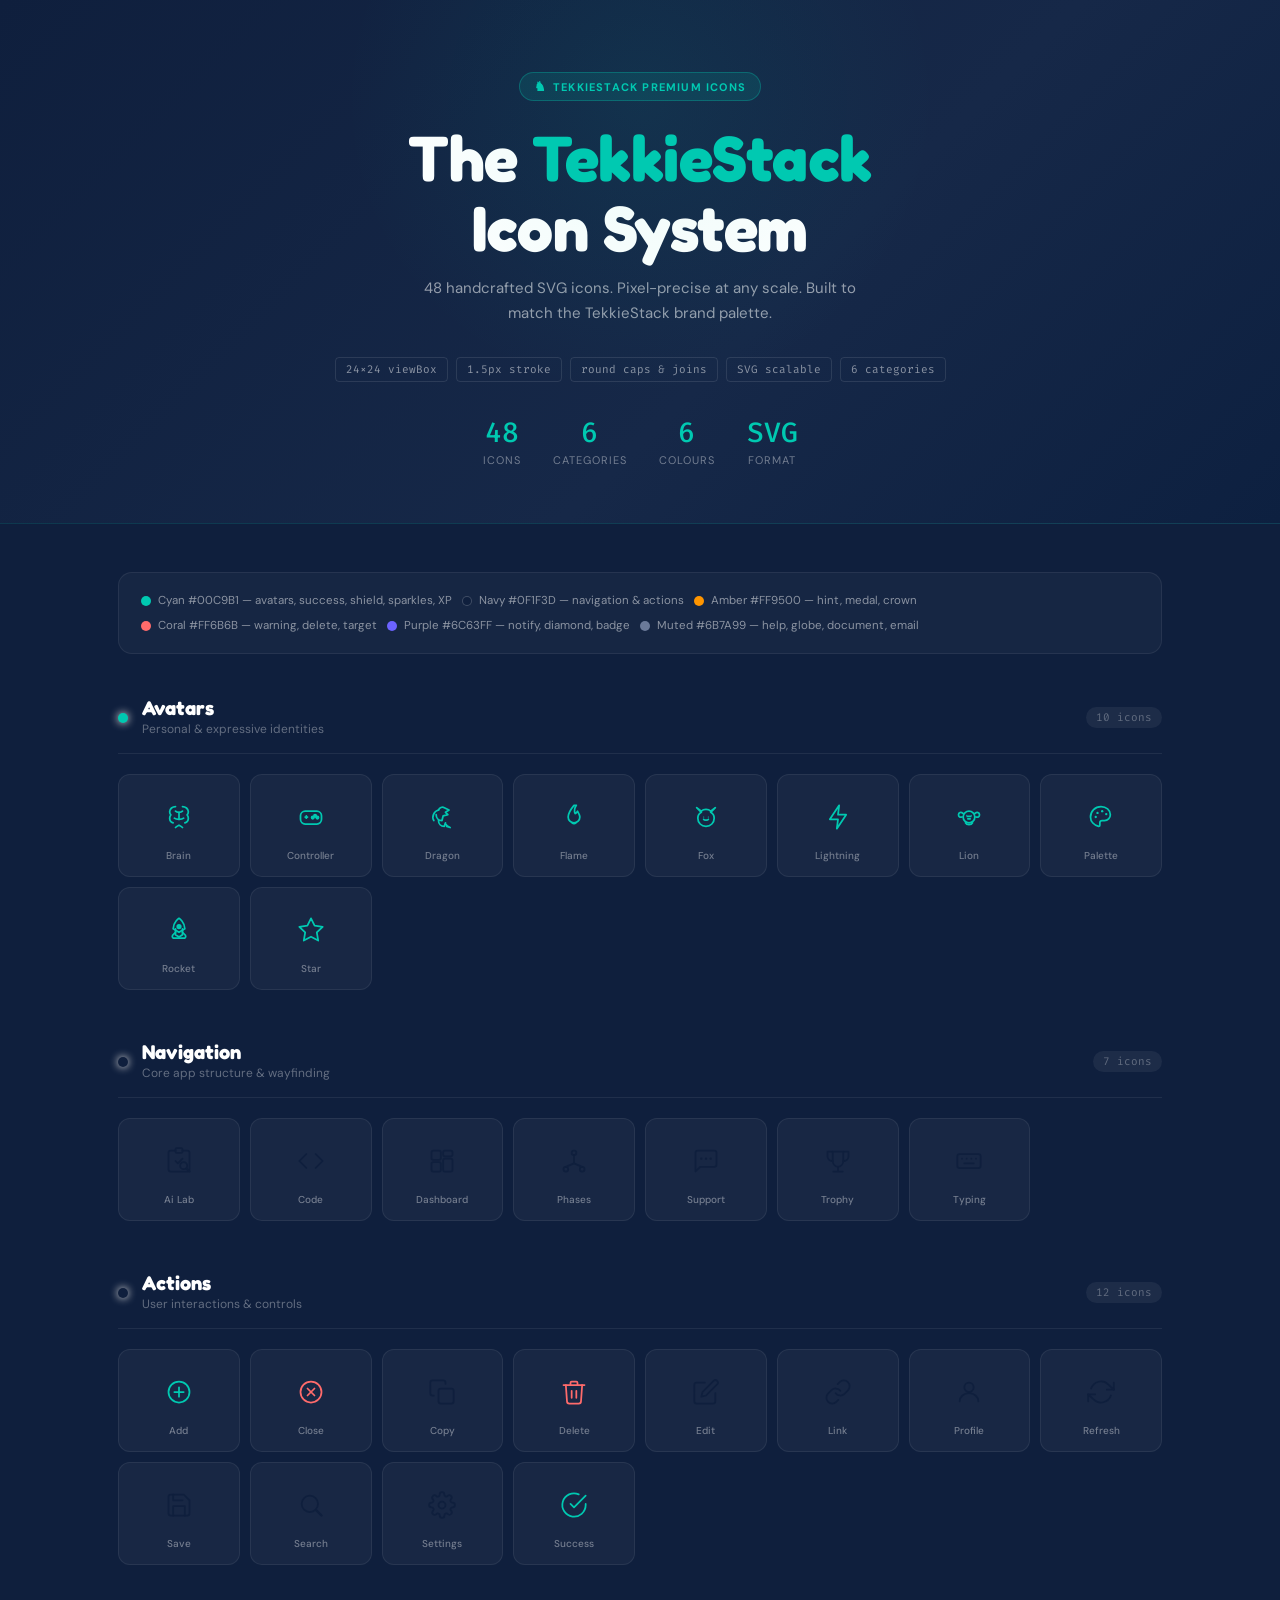
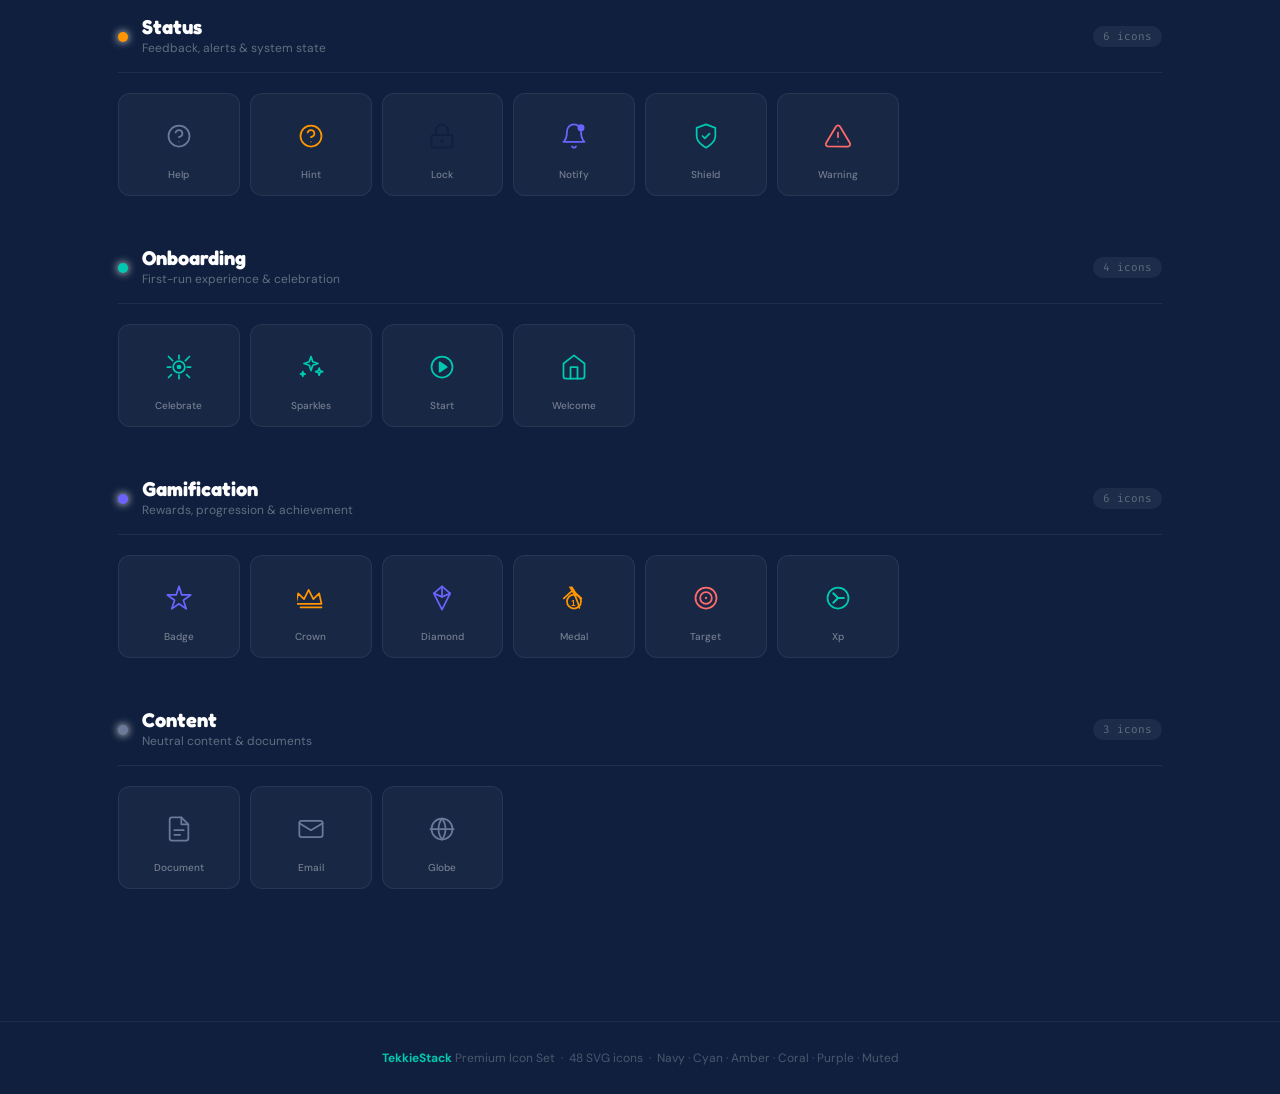
<file: assets/img/icons/showcase.html>
<!DOCTYPE html>
<html lang="en">
<head>
<meta charset="UTF-8"/>
<meta name="viewport" content="width=device-width,initial-scale=1"/>
<title>TekkieStack — Premium Icon Set</title>
<link rel="preconnect" href="https://fonts.googleapis.com"/>
<link href="https://fonts.googleapis.com/css2?family=Fredoka+One&family=DM+Sans:wght@400;500;600;700&family=Fira+Code:wght@400;500&display=swap" rel="stylesheet"/>
<style>
  :root {
    --navy:    #0F1F3D;
    --navy2:   #1A3260;
    --cyan:    #00C9B1;
    --cyan3:   #80E8DE;
    --coral:   #FF6B6B;
    --amber:   #FF9500;
    --purple:  #6C63FF;
    --muted:   #6B7A99;
    --cream:   #F8F5F0;
    --slate:   #E8EDF5;
    --border:  #D8E0EE;
    --ink:     #1A2540;
    --card:    #FFFFFF;
  }
  *, *::before, *::after { box-sizing: border-box; margin: 0; padding: 0; }
  body {
    font-family: 'DM Sans', sans-serif;
    background: var(--navy);
    color: var(--cream);
    min-height: 100vh;
    overflow-x: hidden;
  }
  /* HERO */
  .hero {
    background: linear-gradient(135deg, var(--navy) 0%, #162848 60%, #0d2040 100%);
    padding: 72px 40px 56px;
    text-align: center;
    position: relative;
    overflow: hidden;
    border-bottom: 1px solid rgba(0,201,177,.15);
  }
  .hero::before {
    content: '';
    position: absolute;
    width: 600px; height: 600px;
    border-radius: 50%;
    background: radial-gradient(circle, rgba(0,201,177,.08) 0%, transparent 70%);
    top: -200px; left: 50%;
    transform: translateX(-50%);
  }
  .hero-badge {
    display: inline-flex; align-items: center; gap: 6px;
    background: rgba(0,201,177,.12);
    border: 1px solid rgba(0,201,177,.3);
    color: var(--cyan);
    font-size: 11px; font-weight: 700;
    letter-spacing: 1.2px; text-transform: uppercase;
    padding: 5px 14px; border-radius: 40px;
    margin-bottom: 22px;
  }
  .hero-badge::before { content: '♞'; font-size: 13px; }
  .hero-title {
    font-family: 'Fredoka One', cursive;
    font-size: clamp(38px, 6vw, 64px);
    color: #fff;
    letter-spacing: -.5px;
    margin-bottom: 12px;
    line-height: 1.1;
  }
  .hero-title span { color: var(--cyan); }
  .hero-sub {
    font-size: 15px; color: rgba(255,255,255,.55);
    max-width: 480px; margin: 0 auto 32px;
    line-height: 1.65;
  }
  .hero-stats {
    display: flex; gap: 32px; justify-content: center; flex-wrap: wrap;
  }
  .stat {
    text-align: center;
  }
  .stat-num {
    font-family: 'Fira Code', monospace;
    font-size: 28px; font-weight: 500;
    color: var(--cyan);
  }
  .stat-label {
    font-size: 11px; color: rgba(255,255,255,.4);
    text-transform: uppercase; letter-spacing: 1px; margin-top: 2px;
  }
  /* TAGS */
  .hero-tags {
    display: flex; gap: 8px; justify-content: center; flex-wrap: wrap;
    margin-bottom: 32px;
  }
  .tag {
    font-family: 'Fira Code', monospace;
    font-size: 11px; padding: 4px 10px;
    border-radius: 4px;
    border: 1px solid rgba(255,255,255,.1);
    color: rgba(255,255,255,.5);
  }
  /* CONTENT */
  .content {
    max-width: 1100px;
    margin: 0 auto;
    padding: 48px 28px 80px;
  }
  /* CATEGORY */
  .category-block {
    margin-bottom: 52px;
  }
  .category-header {
    display: flex; align-items: center; gap: 14px;
    margin-bottom: 20px;
    padding-bottom: 16px;
    border-bottom: 1px solid rgba(255,255,255,.07);
  }
  .cat-dot {
    width: 10px; height: 10px;
    border-radius: 50%;
    flex-shrink: 0;
    box-shadow: 0 0 8px currentColor;
  }
  .cat-title {
    font-family: 'Fredoka One', cursive;
    font-size: 20px; color: #fff;
    line-height: 1;
  }
  .cat-desc {
    font-size: 12px; color: rgba(255,255,255,.35);
    margin-top: 3px;
  }
  .cat-count {
    margin-left: auto;
    font-family: 'Fira Code', monospace;
    font-size: 11px;
    color: rgba(255,255,255,.3);
    background: rgba(255,255,255,.06);
    padding: 3px 10px; border-radius: 20px;
  }
  /* ICON GRID */
  .icon-grid {
    display: grid;
    grid-template-columns: repeat(auto-fill, minmax(110px, 1fr));
    gap: 10px;
  }
  .icon-card {
    display: flex; flex-direction: column; align-items: center;
    gap: 8px; padding: 18px 10px 14px;
    background: rgba(255,255,255,.04);
    border: 1px solid rgba(255,255,255,.07);
    border-radius: 12px;
    cursor: default;
    transition: all .18s ease;
  }
  .icon-card:hover {
    background: rgba(0,201,177,.08);
    border-color: rgba(0,201,177,.3);
    transform: translateY(-2px);
    box-shadow: 0 8px 24px rgba(0,0,0,.25), 0 0 0 1px rgba(0,201,177,.15);
  }
  .icon-display {
    display: flex; align-items: center; justify-content: center;
    width: 48px; height: 48px;
  }
  .icon-name {
    font-size: 10px;
    color: rgba(255,255,255,.4);
    text-align: center;
    font-weight: 500;
    line-height: 1.3;
  }
  /* COLOUR LEGEND */
  .legend {
    display: flex; flex-wrap: wrap; gap: 10px;
    margin-bottom: 44px;
    padding: 20px 22px;
    background: rgba(255,255,255,.03);
    border: 1px solid rgba(255,255,255,.07);
    border-radius: 14px;
  }
  .legend-item {
    display: flex; align-items: center; gap: 7px;
    font-size: 11.5px;
  }
  .legend-swatch {
    width: 10px; height: 10px;
    border-radius: 50%;
    flex-shrink: 0;
  }
  .legend-label { color: rgba(255,255,255,.5); }
  /* FOOTER */
  .footer {
    text-align: center;
    padding: 28px;
    border-top: 1px solid rgba(255,255,255,.06);
    font-size: 12px;
    color: rgba(255,255,255,.25);
  }
  .footer strong { color: var(--cyan); }
</style>
</head>
<body>

<header class="hero">
  <div class="hero-badge">TekkieStack Premium Icons</div>
  <h1 class="hero-title">The <span>TekkieStack</span><br/>Icon System</h1>
  <p class="hero-sub">48 handcrafted SVG icons. Pixel-precise at any scale. Built to match the TekkieStack brand palette.</p>
  <div class="hero-tags">
    <span class="tag">24×24 viewBox</span>
    <span class="tag">1.5px stroke</span>
    <span class="tag">round caps & joins</span>
    <span class="tag">SVG scalable</span>
    <span class="tag">6 categories</span>
  </div>
  <div class="hero-stats">
    <div class="stat"><div class="stat-num">48</div><div class="stat-label">Icons</div></div>
    <div class="stat"><div class="stat-num">6</div><div class="stat-label">Categories</div></div>
    <div class="stat"><div class="stat-num">6</div><div class="stat-label">Colours</div></div>
    <div class="stat"><div class="stat-num">SVG</div><div class="stat-label">Format</div></div>
  </div>
</header>

<main class="content">

  <div class="legend">
    <div class="legend-item"><span class="legend-swatch" style="background:#00C9B1"></span><span class="legend-label">Cyan #00C9B1 — avatars, success, shield, sparkles, XP</span></div>
    <div class="legend-item"><span class="legend-swatch" style="background:#0F1F3D;border:1px solid rgba(255,255,255,.2)"></span><span class="legend-label">Navy #0F1F3D — navigation & actions</span></div>
    <div class="legend-item"><span class="legend-swatch" style="background:#FF9500"></span><span class="legend-label">Amber #FF9500 — hint, medal, crown</span></div>
    <div class="legend-item"><span class="legend-swatch" style="background:#FF6B6B"></span><span class="legend-label">Coral #FF6B6B — warning, delete, target</span></div>
    <div class="legend-item"><span class="legend-swatch" style="background:#6C63FF"></span><span class="legend-label">Purple #6C63FF — notify, diamond, badge</span></div>
    <div class="legend-item"><span class="legend-swatch" style="background:#6B7A99"></span><span class="legend-label">Muted #6B7A99 — help, globe, document, email</span></div>
  </div>


  <section class="category-block">
    <div class="category-header">
      <span class="cat-dot" style="background:#00C9B1"></span>
      <div>
        <h2 class="cat-title">Avatars</h2>
        <p class="cat-desc">Personal & expressive identities</p>
      </div>
      <span class="cat-count">10 icons</span>
    </div>
    <div class="icon-grid">
        <div class="icon-card" title="Brain">
          <div class="icon-display"><svg xmlns="http://www.w3.org/2000/svg" viewBox="0 0 24 24" width="28" height="28" fill="none" stroke="#00C9B1" stroke-width="1.5" stroke-linecap="round" stroke-linejoin="round">
  
  <path d="M9 3C6.5 3 4 5 4 7.5c0 1 .4 2 1 2.7C4.4 11 4 12 4 13c0 2 1.5 3.5 3 4"/>
  <path d="M15 3c2.5 0 5 2 5 4.5 0 1-.4 2-1 2.7.6.8 1 1.8 1 2.8 0 2-1.5 3.5-3 4"/>
  <path d="M9 21c1-1 3-2 3-2s2 1 3 2"/>
  <path d="M9 7c0 0 1 1 3 1s3-1 3-1"/>
  <path d="M8 13c0 0 1.3 1 4 1s4-1 4-1"/>
  <line x1="12" y1="8" x2="12" y2="14"/>

</svg></div>
          <span class="icon-name">Brain</span>
        </div>
        <div class="icon-card" title="Controller">
          <div class="icon-display"><svg xmlns="http://www.w3.org/2000/svg" viewBox="0 0 24 24" width="28" height="28" fill="none" stroke="#00C9B1" stroke-width="1.5" stroke-linecap="round" stroke-linejoin="round">
  
  <rect x="3" y="7" width="18" height="11" rx="4"/>
  <path d="M8 11v2M7 12h2"/>
  <circle cx="15.5" cy="11" r="1" fill="#00C9B1" stroke="#00C9B1"/>
  <circle cx="17.5" cy="12.5" r="1" fill="#00C9B1" stroke="#00C9B1"/>
  <circle cx="13.5" cy="12.5" r="1" fill="#00C9B1" stroke="#00C9B1"/>

</svg></div>
          <span class="icon-name">Controller</span>
        </div>
        <div class="icon-card" title="Dragon">
          <div class="icon-display"><svg xmlns="http://www.w3.org/2000/svg" viewBox="0 0 24 24" width="28" height="28" fill="none" stroke="#00C9B1" stroke-width="1.5" stroke-linecap="round" stroke-linejoin="round">
  
  <path d="M5 15c-2-3 0-8 4-9"/>
  <path d="M9 6c1-2 3-3 5-2l4 2-3 2 2 2-4 1-1 4c-3 0-5-2-5-5"/>
  <path d="M15 18c1 2 4 3 4 3l-3-1"/>
  <path d="M9 15c0 3 2 5 5 5l1-3"/>

</svg></div>
          <span class="icon-name">Dragon</span>
        </div>
        <div class="icon-card" title="Flame">
          <div class="icon-display"><svg xmlns="http://www.w3.org/2000/svg" viewBox="0 0 24 24" width="28" height="28" fill="none" stroke="#00C9B1" stroke-width="1.5" stroke-linecap="round" stroke-linejoin="round">
  
  <path d="M12 2c0 0-5 6-5 10a5 5 0 0 0 10 0c0-2-1.5-4-2-5-1 1.5-1.5 2-2 2-.5-1-1-4 1-7Z"/>
  <path d="M10.5 17a2 2 0 0 0 3 0"/>

</svg></div>
          <span class="icon-name">Flame</span>
        </div>
        <div class="icon-card" title="Fox">
          <div class="icon-display"><svg xmlns="http://www.w3.org/2000/svg" viewBox="0 0 24 24" width="28" height="28" fill="none" stroke="#00C9B1" stroke-width="1.5" stroke-linecap="round" stroke-linejoin="round">
  
  <path d="M12 20c-4 0-7-3-7-7 0-2 1-4 3-5L4 4l4 3c1-1 2.5-1.5 4-1.5s3 .5 4 1.5l4-3-4 4c2 1 3 3 3 5 0 4-3 7-7 7Z"/>
  <path d="M10 14c.5 1 3.5 1 4 0"/>
  <circle cx="10" cy="12" r=".5" fill="#00C9B1" stroke="none"/>
  <circle cx="14" cy="12" r=".5" fill="#00C9B1" stroke="none"/>

</svg></div>
          <span class="icon-name">Fox</span>
        </div>
        <div class="icon-card" title="Lightning">
          <div class="icon-display"><svg xmlns="http://www.w3.org/2000/svg" viewBox="0 0 24 24" width="28" height="28" fill="none" stroke="#00C9B1" stroke-width="1.5" stroke-linecap="round" stroke-linejoin="round">
  
  <path d="M13 2L5 14h7l-1 8 8-12h-7l1-8Z" fill="none"/>

</svg></div>
          <span class="icon-name">Lightning</span>
        </div>
        <div class="icon-card" title="Lion">
          <div class="icon-display"><svg xmlns="http://www.w3.org/2000/svg" viewBox="0 0 24 24" width="28" height="28" fill="none" stroke="#00C9B1" stroke-width="1.5" stroke-linecap="round" stroke-linejoin="round">
  
  <circle cx="12" cy="12" r="5"/>
  <path d="M7 9C5 7.5 3 8 3 10s1.5 2.5 3 2"/>
  <path d="M17 9c2-1.5 4-1 4 1s-1.5 2.5-3 2"/>
  <path d="M9 17c1 2 5 2 6 0"/>
  <path d="M10.5 11.5h3M11 13.5h2"/>
  <circle cx="10" cy="10.5" r=".5" fill="#00C9B1" stroke="none"/>
  <circle cx="14" cy="10.5" r=".5" fill="#00C9B1" stroke="none"/>

</svg></div>
          <span class="icon-name">Lion</span>
        </div>
        <div class="icon-card" title="Palette">
          <div class="icon-display"><svg xmlns="http://www.w3.org/2000/svg" viewBox="0 0 24 24" width="28" height="28" fill="none" stroke="#00C9B1" stroke-width="1.5" stroke-linecap="round" stroke-linejoin="round">
  
  <path d="M12 3C7 3 3 7 3 12c0 4 3 7 7 8 .5 0 1-.4 1-1v-2c0-1.1.9-2 2-2h2c2.8 0 5-2.2 5-5 0-3.9-3.6-7-8-7Z"/>
  <circle cx="7.5" cy="12" r="1" fill="#00C9B1" stroke="none"/>
  <circle cx="9" cy="8.5" r="1" fill="#00C9B1" stroke="none"/>
  <circle cx="13" cy="7" r="1" fill="#00C9B1" stroke="none"/>
  <circle cx="16.5" cy="9.5" r="1" fill="#00C9B1" stroke="none"/>

</svg></div>
          <span class="icon-name">Palette</span>
        </div>
        <div class="icon-card" title="Rocket">
          <div class="icon-display"><svg xmlns="http://www.w3.org/2000/svg" viewBox="0 0 24 24" width="28" height="28" fill="none" stroke="#00C9B1" stroke-width="1.5" stroke-linecap="round" stroke-linejoin="round">
  
  <path d="M12 2C12 2 17 5 17 11l-5 3-5-3C7 5 12 2 12 2Z" stroke-linejoin="round"/>
  <path d="M9 11v5l3 2 3-2v-5"/>
  <path d="M9 14l-2.5 2.5A2 2 0 0 0 7 19h10a2 2 0 0 0 .5-2.5L15 14"/>
  <circle cx="12" cy="9" r="1.5" fill="#00C9B1" stroke="#00C9B1"/>

</svg></div>
          <span class="icon-name">Rocket</span>
        </div>
        <div class="icon-card" title="Star">
          <div class="icon-display"><svg xmlns="http://www.w3.org/2000/svg" viewBox="0 0 24 24" width="28" height="28" fill="none" stroke="#00C9B1" stroke-width="1.5" stroke-linecap="round" stroke-linejoin="round">
  
  <polygon points="12,2 15.09,8.26 22,9.27 17,14.14 18.18,21.02 12,17.77 5.82,21.02 7,14.14 2,9.27 8.91,8.26" stroke-linejoin="round"/>

</svg></div>
          <span class="icon-name">Star</span>
        </div>
    </div>
  </section>
  <section class="category-block">
    <div class="category-header">
      <span class="cat-dot" style="background:#0F1F3D"></span>
      <div>
        <h2 class="cat-title">Navigation</h2>
        <p class="cat-desc">Core app structure & wayfinding</p>
      </div>
      <span class="cat-count">7 icons</span>
    </div>
    <div class="icon-grid">
        <div class="icon-card" title="Ai Lab">
          <div class="icon-display"><svg xmlns="http://www.w3.org/2000/svg" viewBox="0 0 24 24" width="28" height="28" fill="none" stroke="#0F1F3D" stroke-width="1.5" stroke-linecap="round" stroke-linejoin="round">
  
  <path d="M9 3H5a2 2 0 0 0-2 2v14a2 2 0 0 0 2 2h14a2 2 0 0 0 2-2V5a2 2 0 0 0-2-2h-4"/>
  <rect x="9" y="1" width="6" height="4" rx="1"/>
  <path d="M9 12l2 2 4-4"/>
  <circle cx="16" cy="16" r="3"/>
  <path d="M18.5 18.5L21 21" stroke-width="2"/>

</svg></div>
          <span class="icon-name">Ai Lab</span>
        </div>
        <div class="icon-card" title="Code">
          <div class="icon-display"><svg xmlns="http://www.w3.org/2000/svg" viewBox="0 0 24 24" width="28" height="28" fill="none" stroke="#0F1F3D" stroke-width="1.5" stroke-linecap="round" stroke-linejoin="round">
  
  <polyline points="16 18 22 12 16 6"/>
  <polyline points="8 6 2 12 8 18"/>

</svg></div>
          <span class="icon-name">Code</span>
        </div>
        <div class="icon-card" title="Dashboard">
          <div class="icon-display"><svg xmlns="http://www.w3.org/2000/svg" viewBox="0 0 24 24" width="28" height="28" fill="none" stroke="#0F1F3D" stroke-width="1.5" stroke-linecap="round" stroke-linejoin="round">
  
  <rect x="3" y="3" width="8" height="8" rx="1.5"/>
  <rect x="13" y="3" width="8" height="5" rx="1.5"/>
  <rect x="13" y="10" width="8" height="11" rx="1.5"/>
  <rect x="3" y="13" width="8" height="8" rx="1.5"/>

</svg></div>
          <span class="icon-name">Dashboard</span>
        </div>
        <div class="icon-card" title="Phases">
          <div class="icon-display"><svg xmlns="http://www.w3.org/2000/svg" viewBox="0 0 24 24" width="28" height="28" fill="none" stroke="#0F1F3D" stroke-width="1.5" stroke-linecap="round" stroke-linejoin="round">
  
  <circle cx="12" cy="5" r="2"/>
  <circle cx="5" cy="19" r="2"/>
  <circle cx="19" cy="19" r="2"/>
  <line x1="12" y1="7" x2="12" y2="14"/>
  <path d="M12 14L5 17M12 14l7 3"/>

</svg></div>
          <span class="icon-name">Phases</span>
        </div>
        <div class="icon-card" title="Support">
          <div class="icon-display"><svg xmlns="http://www.w3.org/2000/svg" viewBox="0 0 24 24" width="28" height="28" fill="none" stroke="#0F1F3D" stroke-width="1.5" stroke-linecap="round" stroke-linejoin="round">
  
  <path d="M21 15a2 2 0 0 1-2 2H7l-4 4V5a2 2 0 0 1 2-2h14a2 2 0 0 1 2 2Z"/>
  <circle cx="12" cy="10" r="1" fill="#0F1F3D" stroke="none"/>
  <circle cx="8" cy="10" r="1" fill="#0F1F3D" stroke="none"/>
  <circle cx="16" cy="10" r="1" fill="#0F1F3D" stroke="none"/>

</svg></div>
          <span class="icon-name">Support</span>
        </div>
        <div class="icon-card" title="Trophy">
          <div class="icon-display"><svg xmlns="http://www.w3.org/2000/svg" viewBox="0 0 24 24" width="28" height="28" fill="none" stroke="#0F1F3D" stroke-width="1.5" stroke-linecap="round" stroke-linejoin="round">
  
  <path d="M8 21h8M12 17v4"/>
  <path d="M7 4H3v4c0 2.2 1.8 4 4 4h.5"/>
  <path d="M17 4h4v4c0 2.2-1.8 4-4 4h-.5"/>
  <path d="M7.5 12A5 5 0 0 0 12 17a5 5 0 0 0 4.5-5V4H7.5v8Z"/>

</svg></div>
          <span class="icon-name">Trophy</span>
        </div>
        <div class="icon-card" title="Typing">
          <div class="icon-display"><svg xmlns="http://www.w3.org/2000/svg" viewBox="0 0 24 24" width="28" height="28" fill="none" stroke="#0F1F3D" stroke-width="1.5" stroke-linecap="round" stroke-linejoin="round">
  
  <rect x="2" y="6" width="20" height="12" rx="2"/>
  <path d="M6 10h.01M10 10h.01M14 10h.01M18 10h.01M8 14h8"/>

</svg></div>
          <span class="icon-name">Typing</span>
        </div>
    </div>
  </section>
  <section class="category-block">
    <div class="category-header">
      <span class="cat-dot" style="background:#0F1F3D"></span>
      <div>
        <h2 class="cat-title">Actions</h2>
        <p class="cat-desc">User interactions & controls</p>
      </div>
      <span class="cat-count">12 icons</span>
    </div>
    <div class="icon-grid">
        <div class="icon-card" title="Add">
          <div class="icon-display"><svg xmlns="http://www.w3.org/2000/svg" viewBox="0 0 24 24" width="28" height="28" fill="none" stroke="#00C9B1" stroke-width="1.5" stroke-linecap="round" stroke-linejoin="round">
  
  <circle cx="12" cy="12" r="9"/>
  <line x1="12" y1="8" x2="12" y2="16"/>
  <line x1="8" y1="12" x2="16" y2="12"/>

</svg></div>
          <span class="icon-name">Add</span>
        </div>
        <div class="icon-card" title="Close">
          <div class="icon-display"><svg xmlns="http://www.w3.org/2000/svg" viewBox="0 0 24 24" width="28" height="28" fill="none" stroke="#FF6B6B" stroke-width="1.5" stroke-linecap="round" stroke-linejoin="round">
  
  <circle cx="12" cy="12" r="9"/>
  <line x1="15" y1="9" x2="9" y2="15"/>
  <line x1="9" y1="9" x2="15" y2="15"/>

</svg></div>
          <span class="icon-name">Close</span>
        </div>
        <div class="icon-card" title="Copy">
          <div class="icon-display"><svg xmlns="http://www.w3.org/2000/svg" viewBox="0 0 24 24" width="28" height="28" fill="none" stroke="#0F1F3D" stroke-width="1.5" stroke-linecap="round" stroke-linejoin="round">
  
  <rect x="9" y="9" width="13" height="13" rx="2"/>
  <path d="M5 15H4a2 2 0 0 1-2-2V4a2 2 0 0 1 2-2h9a2 2 0 0 1 2 2v1"/>

</svg></div>
          <span class="icon-name">Copy</span>
        </div>
        <div class="icon-card" title="Delete">
          <div class="icon-display"><svg xmlns="http://www.w3.org/2000/svg" viewBox="0 0 24 24" width="28" height="28" fill="none" stroke="#FF6B6B" stroke-width="1.5" stroke-linecap="round" stroke-linejoin="round">
  
  <polyline points="3 6 5 6 21 6"/>
  <path d="M19 6l-1 14a2 2 0 0 1-2 2H8a2 2 0 0 1-2-2L5 6"/>
  <path d="M10 11v6M14 11v6"/>
  <path d="M9 6V4a1 1 0 0 1 1-1h4a1 1 0 0 1 1 1v2"/>

</svg></div>
          <span class="icon-name">Delete</span>
        </div>
        <div class="icon-card" title="Edit">
          <div class="icon-display"><svg xmlns="http://www.w3.org/2000/svg" viewBox="0 0 24 24" width="28" height="28" fill="none" stroke="#0F1F3D" stroke-width="1.5" stroke-linecap="round" stroke-linejoin="round">
  
  <path d="M11 4H4a2 2 0 0 0-2 2v14a2 2 0 0 0 2 2h14a2 2 0 0 0 2-2v-7"/>
  <path d="M18.5 2.5a2.121 2.121 0 0 1 3 3L12 15l-4 1 1-4 9.5-9.5Z"/>

</svg></div>
          <span class="icon-name">Edit</span>
        </div>
        <div class="icon-card" title="Link">
          <div class="icon-display"><svg xmlns="http://www.w3.org/2000/svg" viewBox="0 0 24 24" width="28" height="28" fill="none" stroke="#0F1F3D" stroke-width="1.5" stroke-linecap="round" stroke-linejoin="round">
  
  <path d="M10 13a5 5 0 0 0 7.54.54l3-3a5 5 0 0 0-7.07-7.07l-1.72 1.71"/>
  <path d="M14 11a5 5 0 0 0-7.54-.54l-3 3a5 5 0 0 0 7.07 7.07l1.71-1.71"/>

</svg></div>
          <span class="icon-name">Link</span>
        </div>
        <div class="icon-card" title="Profile">
          <div class="icon-display"><svg xmlns="http://www.w3.org/2000/svg" viewBox="0 0 24 24" width="28" height="28" fill="none" stroke="#0F1F3D" stroke-width="1.5" stroke-linecap="round" stroke-linejoin="round">
  
  <circle cx="12" cy="8" r="4"/>
  <path d="M4 20c0-4 3.6-7 8-7s8 3 8 7"/>

</svg></div>
          <span class="icon-name">Profile</span>
        </div>
        <div class="icon-card" title="Refresh">
          <div class="icon-display"><svg xmlns="http://www.w3.org/2000/svg" viewBox="0 0 24 24" width="28" height="28" fill="none" stroke="#0F1F3D" stroke-width="1.5" stroke-linecap="round" stroke-linejoin="round">
  
  <path d="M23 4v6h-6"/>
  <path d="M1 20v-6h6"/>
  <path d="M3.51 9a9 9 0 0 1 14.85-3.36L23 10M1 14l4.64 4.36A9 9 0 0 0 20.49 15"/>

</svg></div>
          <span class="icon-name">Refresh</span>
        </div>
        <div class="icon-card" title="Save">
          <div class="icon-display"><svg xmlns="http://www.w3.org/2000/svg" viewBox="0 0 24 24" width="28" height="28" fill="none" stroke="#0F1F3D" stroke-width="1.5" stroke-linecap="round" stroke-linejoin="round">
  
  <path d="M19 21H5a2 2 0 0 1-2-2V5a2 2 0 0 1 2-2h11l5 5v11a2 2 0 0 1-2 2Z"/>
  <polyline points="17 21 17 13 7 13 7 21"/>
  <polyline points="7 3 7 8 15 8"/>

</svg></div>
          <span class="icon-name">Save</span>
        </div>
        <div class="icon-card" title="Search">
          <div class="icon-display"><svg xmlns="http://www.w3.org/2000/svg" viewBox="0 0 24 24" width="28" height="28" fill="none" stroke="#0F1F3D" stroke-width="1.5" stroke-linecap="round" stroke-linejoin="round">
  
  <circle cx="11" cy="11" r="7"/>
  <path d="M21 21l-4.35-4.35" stroke-width="2"/>

</svg></div>
          <span class="icon-name">Search</span>
        </div>
        <div class="icon-card" title="Settings">
          <div class="icon-display"><svg xmlns="http://www.w3.org/2000/svg" viewBox="0 0 24 24" width="28" height="28" fill="none" stroke="#0F1F3D" stroke-width="1.5" stroke-linecap="round" stroke-linejoin="round">
  
  <circle cx="12" cy="12" r="3"/>
  <path d="M19.4 15a1.65 1.65 0 0 0 .33 1.82l.06.06a2 2 0 0 1-2.83 2.83l-.06-.06a1.65 1.65 0 0 0-1.82-.33 1.65 1.65 0 0 0-1 1.51V21a2 2 0 0 1-4 0v-.09A1.65 1.65 0 0 0 9 19.4a1.65 1.65 0 0 0-1.82.33l-.06.06a2 2 0 0 1-2.83-2.83l.06-.06A1.65 1.65 0 0 0 4.68 15a1.65 1.65 0 0 0-1.51-1H3a2 2 0 0 1 0-4h.09A1.65 1.65 0 0 0 4.6 9a1.65 1.65 0 0 0-.33-1.82l-.06-.06a2 2 0 0 1 2.83-2.83l.06.06A1.65 1.65 0 0 0 9 4.68a1.65 1.65 0 0 0 1-1.51V3a2 2 0 0 1 4 0v.09a1.65 1.65 0 0 0 1 1.51 1.65 1.65 0 0 0 1.82-.33l.06-.06a2 2 0 0 1 2.83 2.83l-.06.06A1.65 1.65 0 0 0 19.4 9a1.65 1.65 0 0 0 1.51 1H21a2 2 0 0 1 0 4h-.09a1.65 1.65 0 0 0-1.51 1Z"/>

</svg></div>
          <span class="icon-name">Settings</span>
        </div>
        <div class="icon-card" title="Success">
          <div class="icon-display"><svg xmlns="http://www.w3.org/2000/svg" viewBox="0 0 24 24" width="28" height="28" fill="none" stroke="#00C9B1" stroke-width="1.5" stroke-linecap="round" stroke-linejoin="round">
  
  <path d="M22 11.08V12a10 10 0 1 1-5.93-9.14"/>
  <polyline points="22 4 12 14.01 9 11.01"/>

</svg></div>
          <span class="icon-name">Success</span>
        </div>
    </div>
  </section>
  <section class="category-block">
    <div class="category-header">
      <span class="cat-dot" style="background:#FF9500"></span>
      <div>
        <h2 class="cat-title">Status</h2>
        <p class="cat-desc">Feedback, alerts & system state</p>
      </div>
      <span class="cat-count">6 icons</span>
    </div>
    <div class="icon-grid">
        <div class="icon-card" title="Help">
          <div class="icon-display"><svg xmlns="http://www.w3.org/2000/svg" viewBox="0 0 24 24" width="28" height="28" fill="none" stroke="#6B7A99" stroke-width="1.5" stroke-linecap="round" stroke-linejoin="round">
  
  <circle cx="12" cy="12" r="9"/>
  <path d="M9.09 9a3 3 0 0 1 5.83 1c0 2-3 3-3 3"/>
  <circle cx="12" cy="17" r=".5" fill="#6B7A99" stroke="none"/>

</svg></div>
          <span class="icon-name">Help</span>
        </div>
        <div class="icon-card" title="Hint">
          <div class="icon-display"><svg xmlns="http://www.w3.org/2000/svg" viewBox="0 0 24 24" width="28" height="28" fill="none" stroke="#FF9500" stroke-width="1.5" stroke-linecap="round" stroke-linejoin="round">
  
  <circle cx="12" cy="12" r="9"/>
  <path d="M9.09 9a3 3 0 0 1 5.83 1c0 2-3 3-3 3"/>
  <circle cx="12" cy="17" r=".5" fill="#FF9500" stroke="none"/>

</svg></div>
          <span class="icon-name">Hint</span>
        </div>
        <div class="icon-card" title="Lock">
          <div class="icon-display"><svg xmlns="http://www.w3.org/2000/svg" viewBox="0 0 24 24" width="28" height="28" fill="none" stroke="#0F1F3D" stroke-width="1.5" stroke-linecap="round" stroke-linejoin="round">
  
  <rect x="3" y="11" width="18" height="11" rx="2"/>
  <path d="M7 11V7a5 5 0 0 1 10 0v4"/>
  <circle cx="12" cy="16" r="1.5" fill="#0F1F3D" stroke="none"/>

</svg></div>
          <span class="icon-name">Lock</span>
        </div>
        <div class="icon-card" title="Notify">
          <div class="icon-display"><svg xmlns="http://www.w3.org/2000/svg" viewBox="0 0 24 24" width="28" height="28" fill="none" stroke="#6C63FF" stroke-width="1.5" stroke-linecap="round" stroke-linejoin="round">
  
  <path d="M18 8A6 6 0 0 0 6 8c0 7-3 9-3 9h18s-3-2-3-9"/>
  <path d="M13.73 21a2 2 0 0 1-3.46 0"/>
  <circle cx="18" cy="5" r="3" fill="#6C63FF" stroke="none"/>

</svg></div>
          <span class="icon-name">Notify</span>
        </div>
        <div class="icon-card" title="Shield">
          <div class="icon-display"><svg xmlns="http://www.w3.org/2000/svg" viewBox="0 0 24 24" width="28" height="28" fill="none" stroke="#00C9B1" stroke-width="1.5" stroke-linecap="round" stroke-linejoin="round">
  
  <path d="M12 22s8-4 8-10V5l-8-3-8 3v7c0 6 8 10 8 10Z"/>
  <polyline points="9 12 11 14 15 10"/>

</svg></div>
          <span class="icon-name">Shield</span>
        </div>
        <div class="icon-card" title="Warning">
          <div class="icon-display"><svg xmlns="http://www.w3.org/2000/svg" viewBox="0 0 24 24" width="28" height="28" fill="none" stroke="#FF6B6B" stroke-width="1.5" stroke-linecap="round" stroke-linejoin="round">
  
  <path d="M10.29 3.86L1.82 18a2 2 0 0 0 1.71 3h16.94a2 2 0 0 0 1.71-3L13.71 3.86a2 2 0 0 0-3.42 0Z"/>
  <line x1="12" y1="9" x2="12" y2="13"/>
  <circle cx="12" cy="17" r=".5" fill="#FF6B6B" stroke="none"/>

</svg></div>
          <span class="icon-name">Warning</span>
        </div>
    </div>
  </section>
  <section class="category-block">
    <div class="category-header">
      <span class="cat-dot" style="background:#00C9B1"></span>
      <div>
        <h2 class="cat-title">Onboarding</h2>
        <p class="cat-desc">First-run experience & celebration</p>
      </div>
      <span class="cat-count">4 icons</span>
    </div>
    <div class="icon-grid">
        <div class="icon-card" title="Celebrate">
          <div class="icon-display"><svg xmlns="http://www.w3.org/2000/svg" viewBox="0 0 24 24" width="28" height="28" fill="none" stroke="#00C9B1" stroke-width="1.5" stroke-linecap="round" stroke-linejoin="round">
  
  <path d="M5.5 18.5L3 21M3 3l3.5 3.5"/>
  <path d="M21 3l-3.5 3.5M18.5 18.5L21 21"/>
  <path d="M12 2v3M12 19v3M2 12h3M19 12h3"/>
  <circle cx="12" cy="12" r="5"/>
  <circle cx="12" cy="12" r="2" fill="#00C9B1" stroke="none"/>

</svg></div>
          <span class="icon-name">Celebrate</span>
        </div>
        <div class="icon-card" title="Sparkles">
          <div class="icon-display"><svg xmlns="http://www.w3.org/2000/svg" viewBox="0 0 24 24" width="28" height="28" fill="none" stroke="#00C9B1" stroke-width="1.5" stroke-linecap="round" stroke-linejoin="round">
  
  <path d="M12 3l1.5 4.5L18 9l-4.5 1.5L12 15l-1.5-4.5L6 9l4.5-1.5Z" stroke-linejoin="round"/>
  <path d="M19 13l.75 2.25L22 16l-2.25.75L19 19l-.75-2.25L16 16l2.25-.75Z" stroke-linejoin="round"/>
  <path d="M5 16l.5 1.5L7 18l-1.5.5L5 20l-.5-1.5L3 18l1.5-.5Z" stroke-linejoin="round"/>

</svg></div>
          <span class="icon-name">Sparkles</span>
        </div>
        <div class="icon-card" title="Start">
          <div class="icon-display"><svg xmlns="http://www.w3.org/2000/svg" viewBox="0 0 24 24" width="28" height="28" fill="none" stroke="#00C9B1" stroke-width="1.5" stroke-linecap="round" stroke-linejoin="round">
  
  <circle cx="12" cy="12" r="9"/>
  <polygon points="10 8 16 12 10 16 10 8" fill="#00C9B1" stroke="#00C9B1" stroke-linejoin="round"/>

</svg></div>
          <span class="icon-name">Start</span>
        </div>
        <div class="icon-card" title="Welcome">
          <div class="icon-display"><svg xmlns="http://www.w3.org/2000/svg" viewBox="0 0 24 24" width="28" height="28" fill="none" stroke="#00C9B1" stroke-width="1.5" stroke-linecap="round" stroke-linejoin="round">
  
  <path d="M3 9l9-7 9 7v11a2 2 0 0 1-2 2H5a2 2 0 0 1-2-2Z"/>
  <polyline points="9 22 9 12 15 12 15 22"/>

</svg></div>
          <span class="icon-name">Welcome</span>
        </div>
    </div>
  </section>
  <section class="category-block">
    <div class="category-header">
      <span class="cat-dot" style="background:#6C63FF"></span>
      <div>
        <h2 class="cat-title">Gamification</h2>
        <p class="cat-desc">Rewards, progression & achievement</p>
      </div>
      <span class="cat-count">6 icons</span>
    </div>
    <div class="icon-grid">
        <div class="icon-card" title="Badge">
          <div class="icon-display"><svg xmlns="http://www.w3.org/2000/svg" viewBox="0 0 24 24" width="28" height="28" fill="none" stroke="#6C63FF" stroke-width="1.5" stroke-linecap="round" stroke-linejoin="round">
  
  <path d="M12 2l2.4 7.4H22l-6.2 4.5 2.4 7.4L12 17l-6.2 4.3 2.4-7.4L2 9.4h7.6Z" stroke-linejoin="round"/>

</svg></div>
          <span class="icon-name">Badge</span>
        </div>
        <div class="icon-card" title="Crown">
          <div class="icon-display"><svg xmlns="http://www.w3.org/2000/svg" viewBox="0 0 24 24" width="28" height="28" fill="none" stroke="#FF9500" stroke-width="1.5" stroke-linecap="round" stroke-linejoin="round">
  
  <path d="M3 17h18l-2-9-5 5-4-8-4 8-5-5-2 9Z" stroke-linejoin="round"/>
  <line x1="3" y1="20" x2="21" y2="20"/>

</svg></div>
          <span class="icon-name">Crown</span>
        </div>
        <div class="icon-card" title="Diamond">
          <div class="icon-display"><svg xmlns="http://www.w3.org/2000/svg" viewBox="0 0 24 24" width="28" height="28" fill="none" stroke="#6C63FF" stroke-width="1.5" stroke-linecap="round" stroke-linejoin="round">
  
  <polygon points="12 2 19 8 12 22 5 8" stroke-linejoin="round"/>
  <polyline points="5 8 12 11 19 8"/>
  <line x1="12" y1="2" x2="12" y2="11"/>

</svg></div>
          <span class="icon-name">Diamond</span>
        </div>
        <div class="icon-card" title="Medal">
          <div class="icon-display"><svg xmlns="http://www.w3.org/2000/svg" viewBox="0 0 24 24" width="28" height="28" fill="none" stroke="#FF9500" stroke-width="1.5" stroke-linecap="round" stroke-linejoin="round">
  
  <circle cx="12" cy="15" r="6"/>
  <path d="M8.56 2.75c4.37 6.03 6.02 9.42 8.03 17.72M10.17 2.75c2.55 3.44 3.56 6.89 3.56 6.89"/>
  <path d="m3.27 12.41 6.36-5.9M18.37 12.41l-6.36-5.9"/>
  <text x="9.5" y="19" font-size="7" fill="#FF9500" stroke="none" font-family="sans-serif" font-weight="bold">1</text>

</svg></div>
          <span class="icon-name">Medal</span>
        </div>
        <div class="icon-card" title="Target">
          <div class="icon-display"><svg xmlns="http://www.w3.org/2000/svg" viewBox="0 0 24 24" width="28" height="28" fill="none" stroke="#FF6B6B" stroke-width="1.5" stroke-linecap="round" stroke-linejoin="round">
  
  <circle cx="12" cy="12" r="9"/>
  <circle cx="12" cy="12" r="5"/>
  <circle cx="12" cy="12" r="1" fill="#FF6B6B" stroke="none"/>

</svg></div>
          <span class="icon-name">Target</span>
        </div>
        <div class="icon-card" title="Xp">
          <div class="icon-display"><svg xmlns="http://www.w3.org/2000/svg" viewBox="0 0 24 24" width="28" height="28" fill="none" stroke="#00C9B1" stroke-width="1.5" stroke-linecap="round" stroke-linejoin="round">
  
  <circle cx="12" cy="12" r="9"/>
  <path d="M8 8l4 4-4 4M12 12h5" stroke-width="1.8"/>

</svg></div>
          <span class="icon-name">Xp</span>
        </div>
    </div>
  </section>
  <section class="category-block">
    <div class="category-header">
      <span class="cat-dot" style="background:#6B7A99"></span>
      <div>
        <h2 class="cat-title">Content</h2>
        <p class="cat-desc">Neutral content & documents</p>
      </div>
      <span class="cat-count">3 icons</span>
    </div>
    <div class="icon-grid">
        <div class="icon-card" title="Document">
          <div class="icon-display"><svg xmlns="http://www.w3.org/2000/svg" viewBox="0 0 24 24" width="28" height="28" fill="none" stroke="#6B7A99" stroke-width="1.5" stroke-linecap="round" stroke-linejoin="round">
  
  <path d="M14 2H6a2 2 0 0 0-2 2v16a2 2 0 0 0 2 2h12a2 2 0 0 0 2-2V8Z"/>
  <polyline points="14 2 14 8 20 8"/>
  <line x1="8" y1="13" x2="16" y2="13"/>
  <line x1="8" y1="17" x2="13" y2="17"/>

</svg></div>
          <span class="icon-name">Document</span>
        </div>
        <div class="icon-card" title="Email">
          <div class="icon-display"><svg xmlns="http://www.w3.org/2000/svg" viewBox="0 0 24 24" width="28" height="28" fill="none" stroke="#6B7A99" stroke-width="1.5" stroke-linecap="round" stroke-linejoin="round">
  
  <rect x="2" y="5" width="20" height="14" rx="2"/>
  <polyline points="2 7 12 13 22 7"/>

</svg></div>
          <span class="icon-name">Email</span>
        </div>
        <div class="icon-card" title="Globe">
          <div class="icon-display"><svg xmlns="http://www.w3.org/2000/svg" viewBox="0 0 24 24" width="28" height="28" fill="none" stroke="#6B7A99" stroke-width="1.5" stroke-linecap="round" stroke-linejoin="round">
  
  <circle cx="12" cy="12" r="9"/>
  <path d="M2 12h20"/>
  <path d="M12 3a15 15 0 0 1 0 18M12 3a15 15 0 0 0 0 18"/>

</svg></div>
          <span class="icon-name">Globe</span>
        </div>
    </div>
  </section>

</main>

<footer class="footer">
  <strong>TekkieStack</strong> Premium Icon Set &nbsp;·&nbsp; 48 SVG icons &nbsp;·&nbsp; Navy · Cyan · Amber · Coral · Purple · Muted
</footer>
</body>
</html>
</file>
